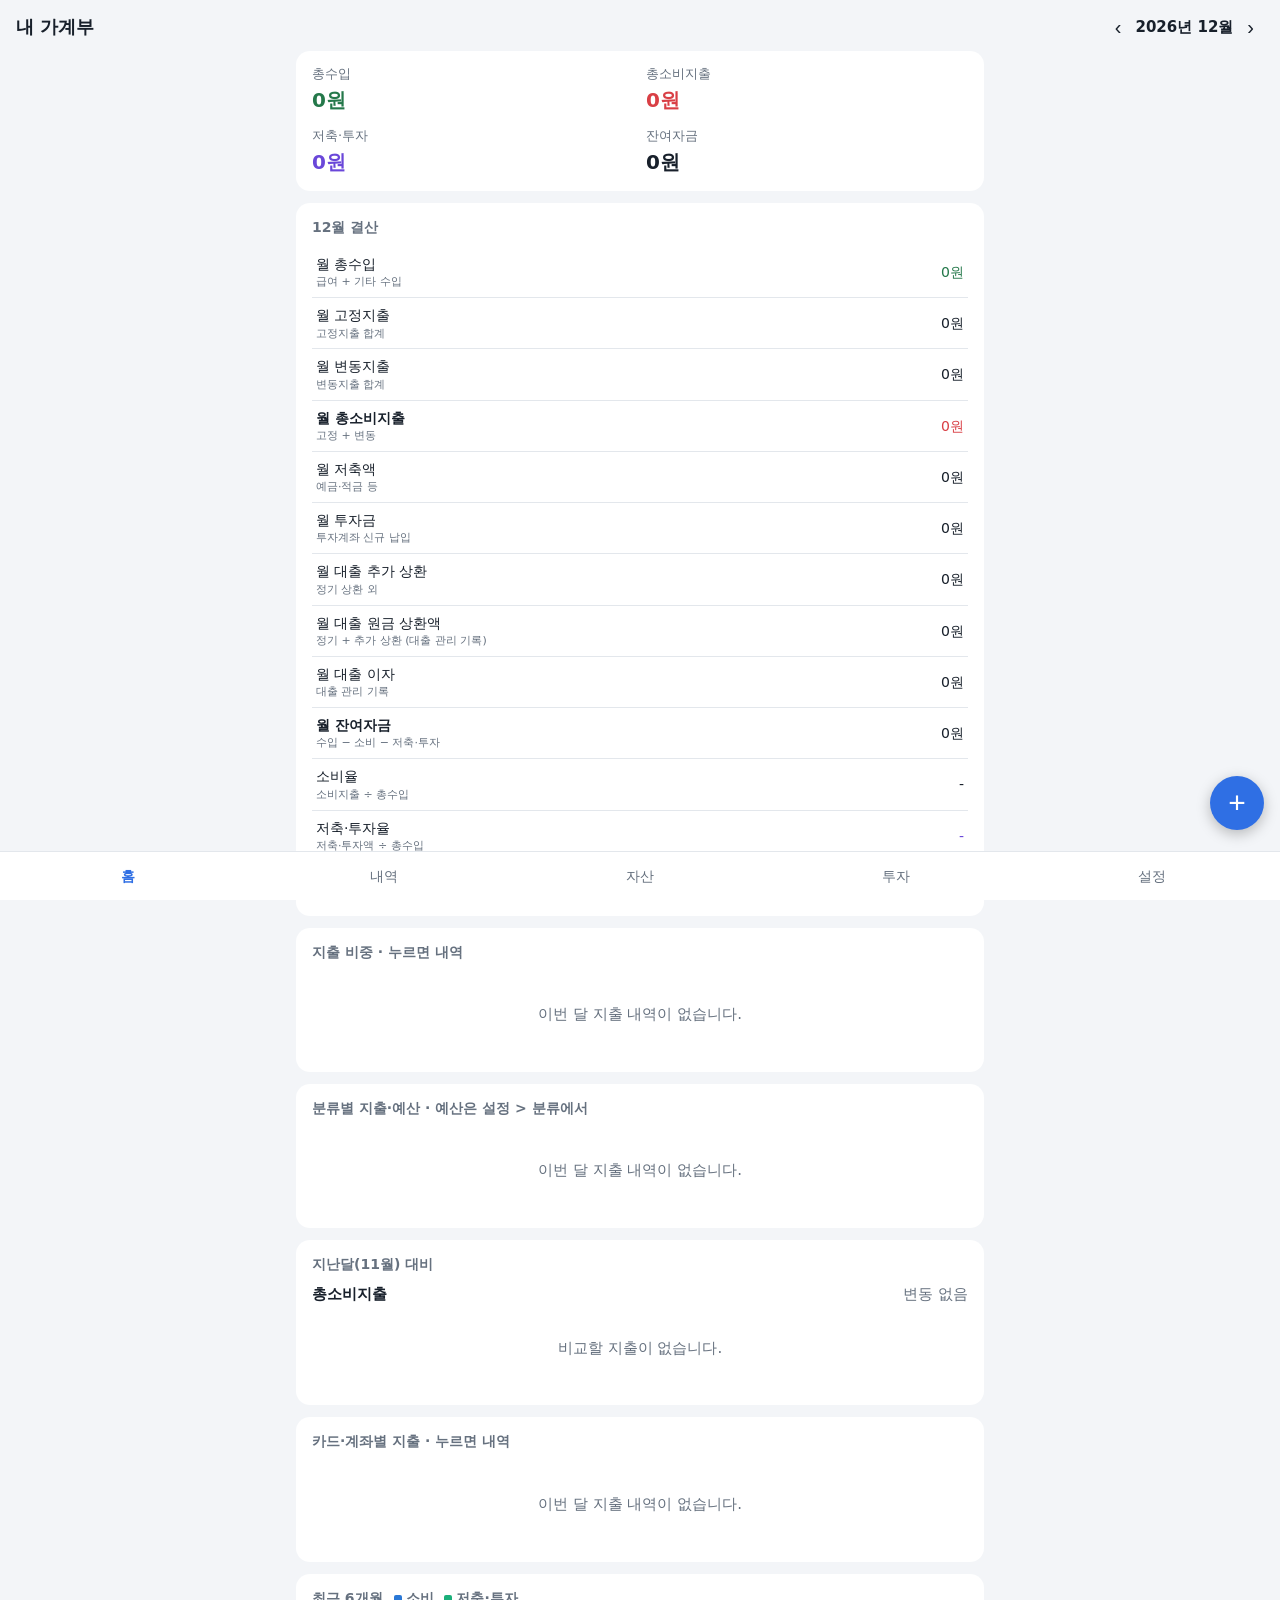
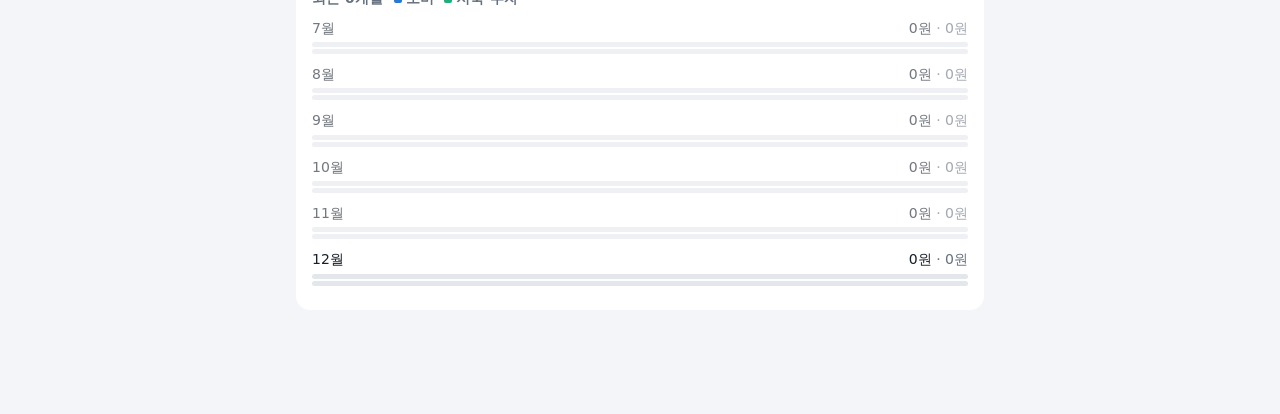
<file: ledger/index.html>
<!doctype html>
<html lang="ko">
<head>
  <meta charset="utf-8">
  <meta name="viewport" content="width=device-width, initial-scale=1, viewport-fit=cover">
  <meta name="theme-color" content="#3182f6">
  <meta name="apple-mobile-web-app-capable" content="yes">
  <meta name="apple-mobile-web-app-title" content="가계부">
  <link rel="manifest" href="manifest.json">
  <link rel="icon" href="icon.svg" type="image/svg+xml">
  <link rel="apple-touch-icon" href="icon-180.png">
  <link rel="stylesheet" href="style.css">
  <title>내 가계부</title>
</head>
<body>
  <header id="top"></header>
  <div id="banner" hidden></div>
  <main id="view"></main>
  <button id="fab" aria-label="추가">+</button>
  <nav id="tabs">
    <button data-tab="home">홈</button>
    <button data-tab="list">내역</button>
    <button data-tab="asset">자산</button>
    <button data-tab="invest">투자</button>
    <button data-tab="more">설정</button>
  </nav>
  <div id="overlay" hidden><div id="sheet" role="dialog" aria-modal="true"></div></div>
  <div id="toast" hidden></div>
  <script src="logic.js"></script>
  <script src="app.js"></script>
</body>
</html>
</file>
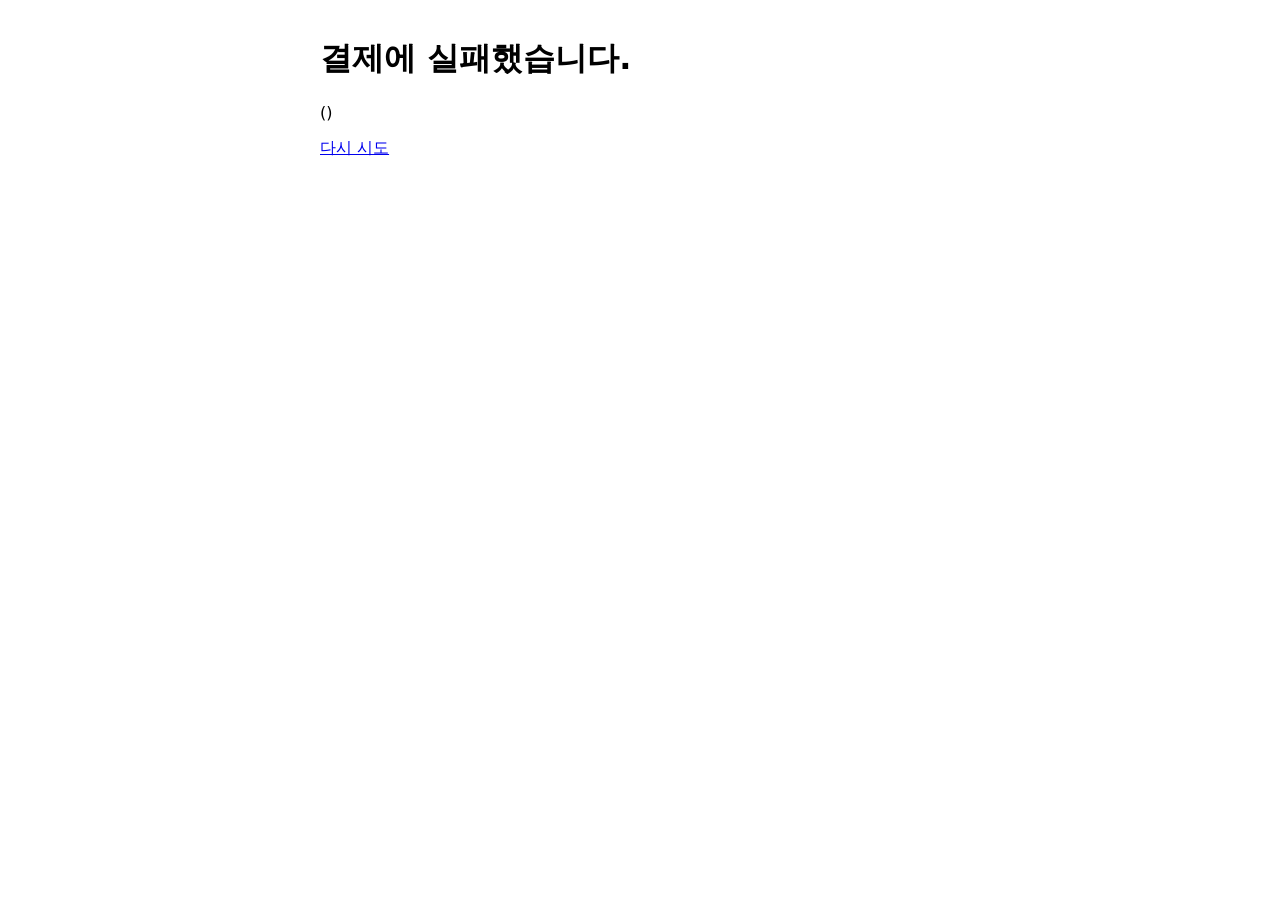
<file: payments/public/fail.html>
<!doctype html>
<html lang="ko">
<head>
  <meta charset="utf-8">
  <meta name="viewport" content="width=device-width, initial-scale=1">
  <title>결제 실패</title>
  <style>body { font-family: system-ui, sans-serif; max-width: 640px; margin: 0 auto; padding: 16px; }</style>
</head>
<body>
  <h1>결제에 실패했습니다.</h1>
  <p id="detail"></p>
  <p><a href="/">다시 시도</a></p>
  <script>
    const q = new URLSearchParams(location.search);
    document.getElementById("detail").textContent = `${q.get("message") || ""} (${q.get("code") || ""})`;
  </script>
</body>
</html>
</file>
<file: ledger/style.css>
/* 레이아웃: 상단 월 이동 바 + 카드형 요약 + 하단 탭. 금액은 tabular 숫자로 정렬 */
:root {
  --bg: #f3f5f8; --card: #ffffff; --text: #18202b; --sub: #66717f; --line: #e3e7ec;
  --primary: #2f6fe4; --primary-text: #ffffff; --exp: #d93f45; --inc: #24784a; --inv: #6a47d9;
  --warn-bg: #fff3cd; --warn-fg: #664d03; --toast-bg: rgba(24, 32, 43, .9); --toast-fg: #ffffff;
  --scrim: rgba(0, 0, 0, .45); --warn: #c98500;
  --s1: #2a78d6; --s2: #eb6834; --s3: #1baf7a; --s4: #eda100; --s5: #e87ba4; --s6: #008300; --s-other: #9aa1ab;
}
@media (prefers-color-scheme: dark) {
  :root:not([data-theme="light"]) {
    --bg: #0f1218; --card: #1a1e26; --text: #eef1f5; --sub: #9aa4b2; --line: #2a303a;
    --primary: #5a94ff; --exp: #ff7a7f; --inc: #5fc58a; --inv: #a48bff;
    --warn-bg: #3a3220; --warn-fg: #f5d78a; --toast-bg: rgba(238, 241, 245, .92); --toast-fg: #0f1218;
    --scrim: rgba(0, 0, 0, .6); --warn: #e0a400;
    --s1: #3987e5; --s2: #d95926; --s3: #199e70; --s4: #c98500; --s5: #d55181; --s6: #008300; --s-other: #6b727c; color-scheme: dark;
  }
}
:root[data-theme="dark"] {
  --bg: #0f1218; --card: #1a1e26; --text: #eef1f5; --sub: #9aa4b2; --line: #2a303a;
  --primary: #5a94ff; --exp: #ff7a7f; --inc: #5fc58a; --inv: #a48bff;
  --warn-bg: #3a3220; --warn-fg: #f5d78a; --toast-bg: rgba(238, 241, 245, .92); --toast-fg: #0f1218;
  --scrim: rgba(0, 0, 0, .6); --warn: #e0a400;
    --s1: #3987e5; --s2: #d95926; --s3: #199e70; --s4: #c98500; --s5: #d55181; --s6: #008300; --s-other: #6b727c; color-scheme: dark;
}
* { box-sizing: border-box; -webkit-tap-highlight-color: transparent; }
html, body { margin: 0; background: var(--bg); color: var(--text); font: 15px/1.45 system-ui, -apple-system, "Apple SD Gothic Neo", "Noto Sans KR", sans-serif; }
body { padding-bottom: calc(76px + env(safe-area-inset-bottom)); }
body::before { content: ""; position: fixed; inset: 0 0 auto; height: env(safe-area-inset-top, 0px); z-index: 10; background: var(--bg); }
header#top { position: sticky; top: env(safe-area-inset-top, 0px); z-index: 5; background: var(--bg); padding-block: 12px 8px; padding-left: max(16px, env(safe-area-inset-left, 0px)); padding-right: max(16px, env(safe-area-inset-right, 0px)); display: flex; align-items: center; justify-content: space-between; }
header#top h1 { font-size: 18px; margin: 0; }
.month { display: flex; align-items: center; gap: 4px; font-weight: 600; }
.month button { background: none; border: 0; font-size: 20px; color: var(--text); padding: 4px 10px; cursor: pointer; }
main { padding-block: 0 16px; padding-left: max(16px, env(safe-area-inset-left, 0px)); padding-right: max(16px, env(safe-area-inset-right, 0px)); max-width: 720px; margin: 0 auto; font-variant-numeric: tabular-nums; }
.card { background: var(--card); border-radius: 14px; padding: 14px 16px; margin-bottom: 12px; }
.card h2 { font-size: 14px; color: var(--sub); margin: 0 0 10px; font-weight: 600; }
.grid { display: grid; grid-template-columns: 1fr 1fr; gap: 12px; }
.stat .label { color: var(--sub); font-size: 13px; }
.stat .value { font-size: 20px; font-weight: 700; margin-top: 2px; }
.exp { color: var(--exp); } .inc { color: var(--inc); } .inv { color: var(--inv); } .sub { color: var(--sub); }
.bar-row { margin: 10px 0; }
.bar-row .meta { display: flex; justify-content: space-between; font-size: 14px; }
.bar { height: 8px; border-radius: 4px; background: var(--line); margin-top: 4px; overflow: hidden; }
.bar > i { display: block; height: 100%; background: var(--primary); }
.day { color: var(--sub); font-size: 13px; margin: 14px 4px 6px; display: flex; justify-content: space-between; }
.row { display: flex; align-items: center; justify-content: space-between; gap: 12px; padding: 12px 16px; background: var(--card); border-bottom: 1px solid var(--line); cursor: pointer; }
.row:first-of-type { border-radius: 14px 14px 0 0; } .row:last-of-type { border-radius: 0 0 14px 14px; border-bottom: 0; } .row:only-of-type { border-radius: 14px; }
.row .l { min-width: 0; } .row .t { font-weight: 600; overflow: hidden; text-overflow: ellipsis; white-space: nowrap; }
.row .s { font-size: 12px; color: var(--sub); }
.row .r { font-weight: 700; white-space: nowrap; }
.filters { display: flex; gap: 8px; margin-bottom: 8px; }
.filters > * { flex: 1; min-width: 0; }
input, select, textarea, button.btn { font: inherit; color: var(--text); background: var(--card); border: 1px solid var(--line); border-radius: 10px; padding: 10px 12px; width: 100%; }
textarea { min-height: 140px; }
label.f { display: block; font-size: 13px; color: var(--sub); margin: 12px 0 4px; }
button.btn:focus-visible, .seg button:focus-visible, nav#tabs button:focus-visible, #fab:focus-visible { outline: 2px solid var(--primary); outline-offset: 2px; }
button.btn { cursor: pointer; text-align: center; font-weight: 600; }
button.primary { background: var(--primary); color: var(--primary-text); border-color: var(--primary); }
button.danger { color: var(--exp); }
.btns { display: flex; gap: 8px; margin-top: 16px; } .btns > * { flex: 1; }
.seg { display: flex; border: 1px solid var(--line); border-radius: 10px; overflow: hidden; }
.seg button { flex: 1; border: 0; background: var(--card); color: var(--text); padding: 10px 0; font: inherit; cursor: pointer; }
.seg button.on { background: var(--primary); color: var(--primary-text); font-weight: 600; }
#fab { position: fixed; right: calc(16px + env(safe-area-inset-right, 0px)); bottom: calc(70px + env(safe-area-inset-bottom)); width: 54px; height: 54px; border-radius: 27px; border: 0; background: var(--primary); color: var(--primary-text); font-size: 30px; line-height: 1; box-shadow: 0 4px 14px rgba(0,0,0,.25); cursor: pointer; z-index: 6; }
nav#tabs { position: fixed; left: 0; right: 0; bottom: 0; display: flex; background: var(--card); border-top: 1px solid var(--line); padding-bottom: env(safe-area-inset-bottom); padding-left: env(safe-area-inset-left, 0px); padding-right: env(safe-area-inset-right, 0px); z-index: 6; }
nav#tabs button { flex: 1; background: none; border: 0; padding: 14px 0; font: inherit; color: var(--sub); cursor: pointer; }
nav#tabs button.on { color: var(--primary); font-weight: 700; }
#overlay { position: fixed; inset: 0; background: var(--scrim); z-index: 20; display: flex; align-items: flex-end; justify-content: center; }
#overlay[hidden], #banner[hidden], #toast[hidden] { display: none; }
#sheet { background: var(--bg); width: 100%; max-width: 720px; max-height: 92vh; overflow: auto; border-radius: 18px 18px 0 0; padding: 16px 16px calc(20px + env(safe-area-inset-bottom)); }
#sheet h3 { margin: 0 0 4px; font-size: 17px; }
#banner { margin: 0 16px 8px; padding: 10px 12px; border-radius: 10px; background: var(--warn-bg); color: var(--warn-fg); font-size: 13px; }
#toast { position: fixed; left: 50%; bottom: 140px; transform: translateX(-50%); background: var(--toast-bg); color: var(--toast-fg); padding: 10px 16px; border-radius: 20px; z-index: 30; font-size: 14px; }
table.pv { width: 100%; border-collapse: collapse; font-size: 12px; }
table.pv td, table.pv th { padding: 4px 6px; border-bottom: 1px solid var(--line); text-align: left; white-space: nowrap; max-width: 120px; overflow: hidden; text-overflow: ellipsis; }
.scroll-x { overflow-x: auto; }
.chip { display: inline-block; font-size: 11px; padding: 1px 7px; border-radius: 8px; background: var(--line); color: var(--sub); margin-left: 4px; }
.price-in { width: 110px; text-align: right; padding: 6px 8px; }
.empty { text-align: center; color: var(--sub); padding: 32px 0; }
.hint { font-size: 12px; color: var(--sub); margin-top: 6px; }
.sms-item { border-bottom: 1px solid var(--line); padding: 10px 0; }
.sms-item .raw { font-size: 11px; color: var(--sub); white-space: pre-wrap; margin-bottom: 6px; }
.sms-item .two { display: grid; grid-template-columns: 1fr 1fr; gap: 6px; margin-top: 6px; }
.tap { cursor: pointer; }
.card.warn { background: var(--warn-bg); color: var(--warn-fg); font-size: 14px; }
.chips { display: flex; flex-wrap: wrap; gap: 6px; margin-top: 6px; }
.chip.lg { font-size: 13px; padding: 4px 6px 4px 10px; margin: 0; border-radius: 14px; color: var(--text); display: inline-flex; align-items: center; gap: 2px; }
.chip.lg button { border: 0; background: none; color: var(--sub); font-size: 16px; line-height: 1; padding: 0 4px; cursor: pointer; }
.chip.add { border: 1px dashed var(--sub); background: none; padding: 4px 10px; cursor: pointer; font: inherit; font-size: 13px; }
label.check { display: flex; align-items: center; gap: 8px; font-size: 14px; margin-top: 12px; }
label.check input { width: auto; }
button.btn.sm { width: auto; padding: 4px 10px; font-size: 13px; }

/* 결산·비교 표 */
table.settle, table.cmp { width: 100%; border-collapse: collapse; font-size: 14px; }
table.settle th, table.settle td, table.cmp th, table.cmp td { padding: 7px 4px; border-bottom: 1px solid var(--line); text-align: right; white-space: nowrap; }
table.settle th { text-align: left; font-weight: 500; }
table.settle .fx { font-size: 11px; color: var(--sub); font-weight: 400; }
table.cmp.sm { font-size: 12px; }
.meta { display: flex; justify-content: space-between; align-items: baseline; gap: 8px; }
table.settle tr:nth-child(4) th, table.settle tr:nth-child(10) th { font-weight: 700; }
table.cmp th { color: var(--sub); font-weight: 500; font-size: 12px; }
table.cmp td:first-child, table.cmp th:first-child { text-align: left; }
table.settle tr:last-child th, table.settle tr:last-child td, table.cmp tr:last-child td { border-bottom: 0; }
/* 알림 */
.card.alert { border: 1px solid var(--warn); font-size: 14px; display: grid; gap: 4px; }
.card.alert.bad { border-color: var(--exp); }
.card.alert.bad b { color: var(--exp); }
/* 도넛 + 범례(범례가 값 표 역할) */
.donut { display: flex; gap: 16px; align-items: center; flex-wrap: wrap; }
.donut svg { width: 140px; height: 140px; flex: none; }
.donut .legend { flex: 1 1 180px; min-width: 0; display: grid; gap: 6px; }
.lg { display: grid; grid-template-columns: 10px minmax(0, 1fr) auto 36px; gap: 8px; align-items: center; font-size: 13px; }
.lg i { width: 10px; height: 10px; border-radius: 3px; }
.lg .n { overflow: hidden; text-overflow: ellipsis; white-space: nowrap; }
.lg .p { text-align: right; }
.d-l { font-size: 9px; fill: var(--sub); } .d-v { font-size: 12px; font-weight: 700; fill: var(--text); }
.split { display: flex; gap: 2px; height: 10px; border-radius: 4px; overflow: hidden; margin: 14px 0 6px; }
.split i { display: block; height: 100%; }
.dot { display: inline-block; width: 8px; height: 8px; border-radius: 2px; margin: 0 4px 0 6px; vertical-align: middle; }
.bar.thin { height: 5px; }
/* 순자산 */
.nw-row { display: flex; align-items: center; gap: 12px; padding: 8px 0; border-bottom: 1px solid var(--line); }
.nw-row:last-child { border-bottom: 0; }
.nw-row .l { flex: 1; min-width: 0; } .nw-row .t { font-weight: 600; } .nw-row .s { font-size: 12px; color: var(--sub); }
.nw-in { width: 46%; max-width: 180px; text-align: right; padding: 8px 10px; }
svg.chart { width: 100%; height: auto; display: block; margin-bottom: 8px; }
svg.chart .ax { font-size: 10px; fill: var(--sub); } svg.chart .lbl { font-size: 11px; font-weight: 700; fill: var(--text); }
.value-md { font-size: 18px; font-weight: 700; }
.chip.lg .nm { color: var(--text); font-size: 13px; padding: 0; }
.chip.lg.pick { padding: 4px 10px; cursor: pointer; }
.chip.lg.pick input { width: auto; margin: 0 4px 0 0; }
.card.tap { cursor: pointer; }
nav#tabs button { font-size: 14px; }
</file>
